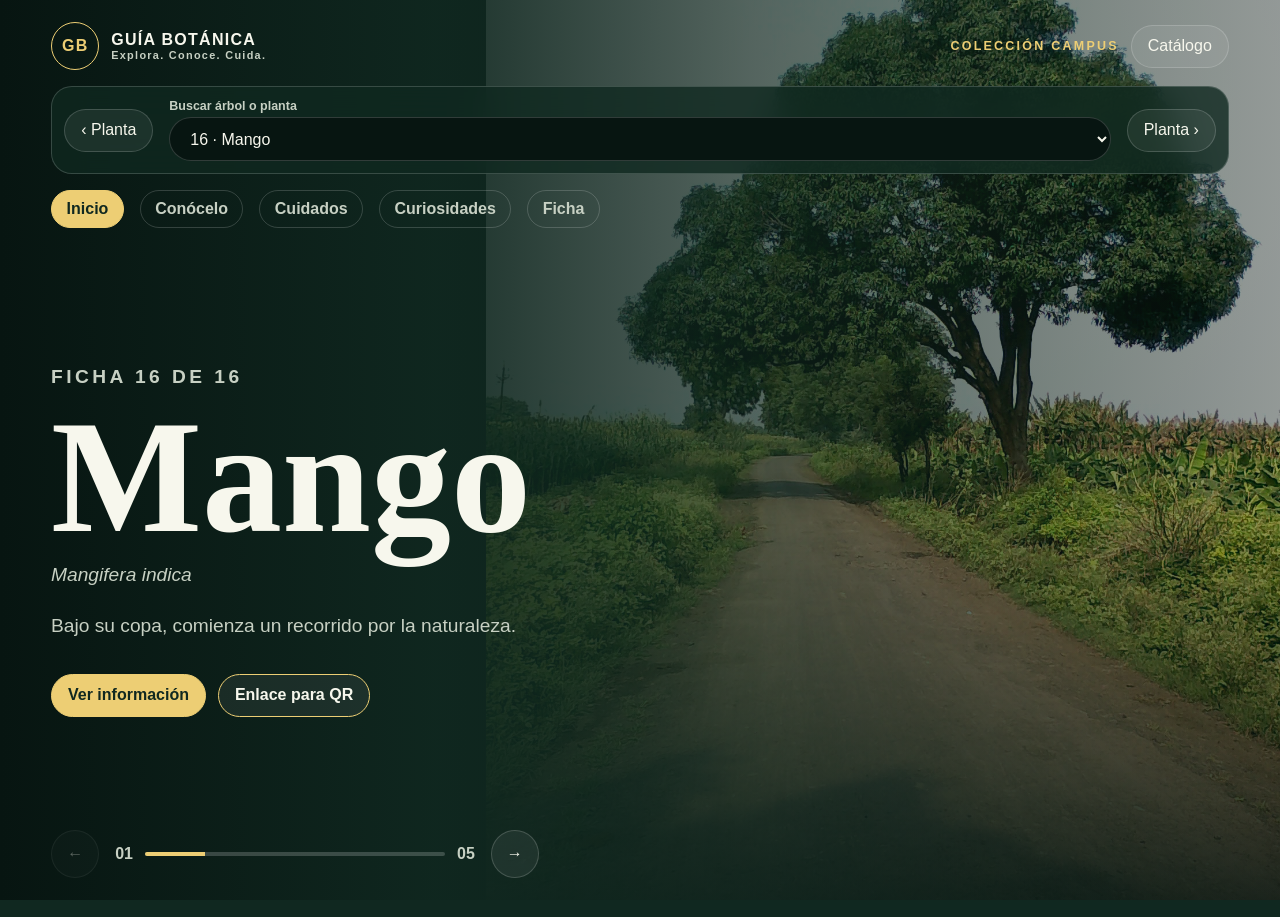
<file: index.html>
<!doctype html>
<html lang="es">
<head>
  <meta charset="UTF-8">
  <meta name="viewport" content="width=device-width, initial-scale=1">
  <meta name="theme-color" content="#102820">
  <meta name="description" content="Guía botánica interactiva para árboles y plantas del campus universitario.">
  <title>Guía arbolaria · Universidad</title>
  <link rel="icon" href="data:image/svg+xml,%3Csvg xmlns='http://www.w3.org/2000/svg' viewBox='0 0 32 32'%3E%3Crect width='32' height='32' rx='8' fill='%23102820'/%3E%3Cpath d='M9 23V9h4l3 7 3-7h4v14h-4v-8l-3 6-3-6v8z' fill='%23edce74'/%3E%3C/svg%3E">
  <link rel="stylesheet" href="style.css">
  <script src="plantas.js" defer></script>
  <script src="script.js" defer></script>
</head>
<body>
  <a class="skip" href="#contenido">Saltar al contenido</a>

  <div class="app" data-scene="0">
    <figure class="backdrop" aria-hidden="true">
      <img id="plant-image" src="imagenes/mango.jpg" alt="" width="1376" height="1760">
    </figure>

    <header class="topbar">
      <a class="brand" href="#mango/inicio" aria-label="Guía botánica, inicio">
        <span class="brand-mark">GB</span>
        <span>GUÍA BOTÁNICA<small>Explora. Conoce. Cuida.</small></span>
      </a>
      <div class="header-actions">
        <span class="edition">COLECCIÓN CAMPUS</span>
        <button class="ghost" id="open-catalog" type="button">Catálogo</button>
      </div>
    </header>

    <nav class="plant-nav" aria-label="Navegación entre plantas">
      <button type="button" id="previous-plant" aria-label="Planta anterior">‹ Planta</button>
      <label>
        <span>Buscar árbol o planta</span>
        <select id="plant-select"></select>
      </label>
      <button type="button" id="next-plant" aria-label="Planta siguiente">Planta ›</button>
    </nav>

    <nav class="chapters" aria-label="Secciones de la ficha">
      <a href="#inicio" data-scene="0">Inicio</a>
      <a href="#conocelo" data-scene="1">Conócelo</a>
      <a href="#cuidados" data-scene="2">Cuidados</a>
      <a href="#curiosidades" data-scene="3">Curiosidades</a>
      <a href="#ficha" data-scene="4">Ficha</a>
    </nav>

    <main id="contenido" tabindex="-1">
      <section class="scene hero active" data-key="inicio">
        <p class="eyebrow" id="plant-order">Ficha 01</p>
        <h1 id="plant-name">Mango</h1>
        <p class="subtitle"><em id="plant-scientific">Mangifera indica</em></p>
        <p class="lede" id="plant-intro"></p>
        <div class="hero-actions">
          <button class="cta" type="button" data-go="1">Ver información</button>
          <a class="cta secondary" id="qr-link" href="#mango/inicio">Enlace para QR</a>
        </div>
      </section>

      <section class="scene info" data-key="conocelo" hidden>
        <p class="eyebrow">CONÓCELO</p>
        <h2 id="section-title">Descripción</h2>
        <p id="plant-description"></p>
        <div class="cards" id="plant-traits"></div>
      </section>

      <section class="scene care" data-key="cuidados" hidden>
        <p class="eyebrow">CUIDADOS</p>
        <h2>Qué necesita</h2>
        <div class="cards" id="plant-care"></div>
      </section>

      <section class="scene facts" data-key="curiosidades" hidden>
        <p class="eyebrow">DATOS INTERESANTES</p>
        <h2>Para contar frente al árbol</h2>
        <div class="cards" id="plant-facts"></div>
      </section>

      <section class="scene sheet" data-key="ficha" hidden>
        <p class="eyebrow">FICHA BIOLÓGICA</p>
        <h2>Datos de identificación</h2>
        <dl class="fact-list">
          <div><dt>Nombre común</dt><dd id="sheet-common"></dd></div>
          <div><dt>Nombre científico</dt><dd id="sheet-scientific"></dd></div>
          <div><dt>Familia</dt><dd id="sheet-family"></dd></div>
          <div><dt>Tipo</dt><dd id="sheet-type"></dd></div>
          <div><dt>Estado</dt><dd id="sheet-status"></dd></div>
        </dl>
        <p class="note" id="sheet-note"></p>
        <details class="sources">
          <summary>Fuentes y referencias</summary>
          <ul id="sheet-sources"></ul>
        </details>
      </section>
    </main>

    <footer class="controls" aria-label="Controles de presentación">
      <button id="previous" type="button" aria-label="Sección anterior">←</button>
      <div class="progress-wrap">
        <span id="current">01</span><div class="progress"><span></span></div><span>05</span>
      </div>
      <button id="next" type="button" aria-label="Sección siguiente">→</button>
    </footer>
  </div>

  <dialog id="catalog-dialog">
    <form method="dialog" class="dialog-card">
      <button class="close" aria-label="Cerrar catálogo">×</button>
      <p class="eyebrow">ORDEN DE LA GUÍA</p>
      <h2>Catálogo de árboles y plantas</h2>
      <p>Este orden es el mismo que diste. Las fichas marcadas “por confirmar” necesitan foto o revisión en campo.</p>
      <ol id="catalog-list"></ol>
    </form>
  </dialog>

  <p id="announcement" class="sr-only" aria-live="polite"></p>
</body>
</html>
</file>
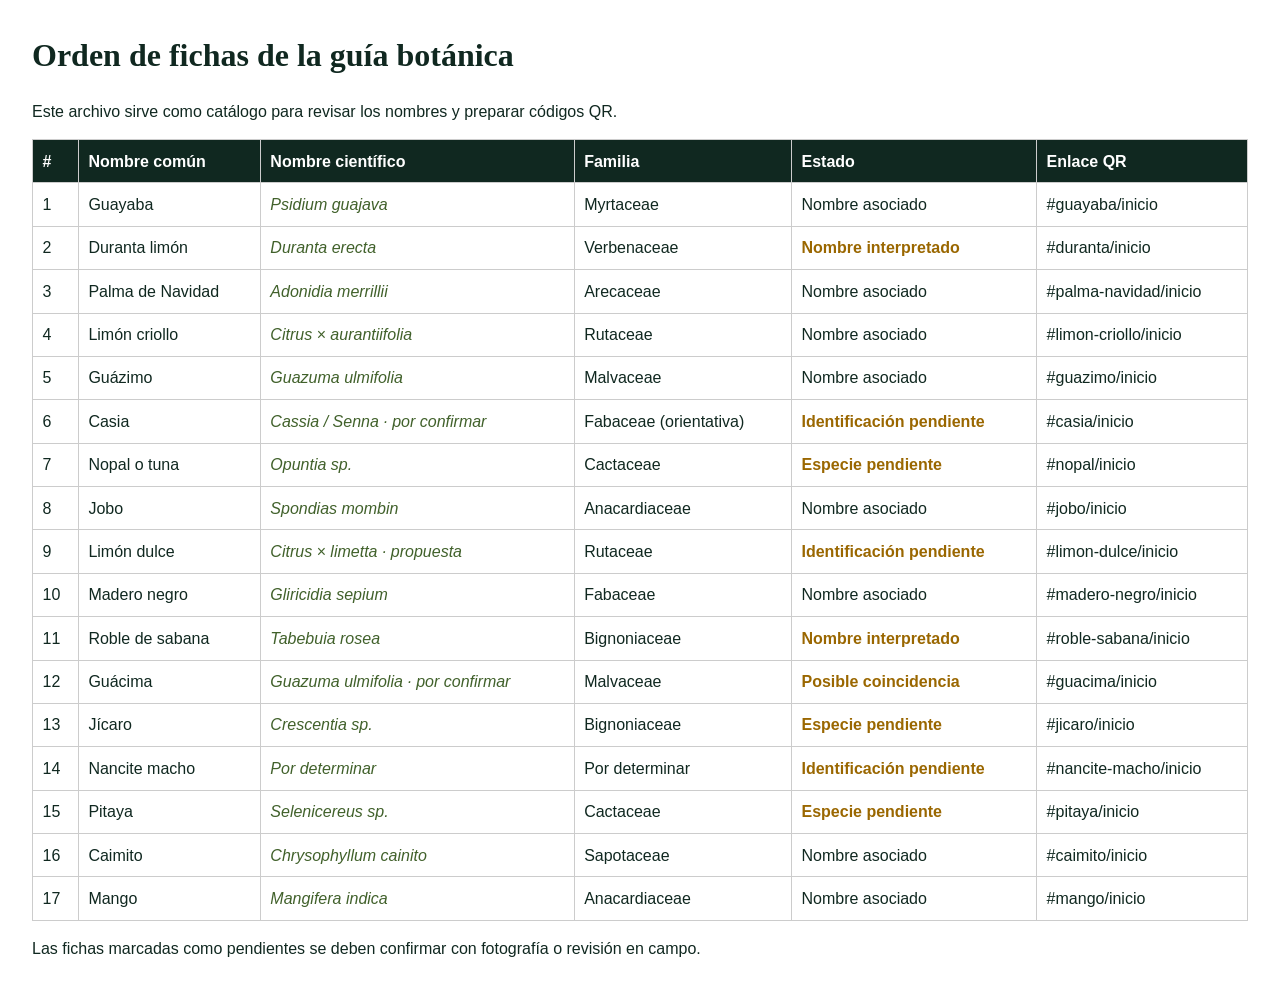
<file: catalogo-ordenado.html>
<!doctype html><html lang="es"><head><meta charset="UTF-8"><meta name="viewport" content="width=device-width,initial-scale=1"><title>Orden de fichas</title><style>body{font-family:Arial,sans-serif;line-height:1.45;margin:2rem;color:#102820}h1{font-family:Georgia,serif}table{border-collapse:collapse;width:100%}th,td{border:1px solid #ccc;padding:.6rem;text-align:left;vertical-align:top}th{background:#102820;color:white}em{color:#41612b}.pendiente{color:#9a6700;font-weight:bold}@media print{body{margin:1cm}a{color:inherit}}</style></head><body><h1>Orden de fichas de la guía botánica</h1><p>Este archivo sirve como catálogo para revisar los nombres y preparar códigos QR.</p><table><thead><tr><th>#</th><th>Nombre común</th><th>Nombre científico</th><th>Familia</th><th>Estado</th><th>Enlace QR</th></tr></thead><tbody><tr><td>1</td><td>Guayaba</td><td><em>Psidium guajava</em></td><td>Myrtaceae</td><td class="">Nombre asociado</td><td>#guayaba/inicio</td></tr><tr><td>2</td><td>Duranta limón</td><td><em>Duranta erecta</em></td><td>Verbenaceae</td><td class="pendiente">Nombre interpretado</td><td>#duranta/inicio</td></tr><tr><td>3</td><td>Palma de Navidad</td><td><em>Adonidia merrillii</em></td><td>Arecaceae</td><td class="">Nombre asociado</td><td>#palma-navidad/inicio</td></tr><tr><td>4</td><td>Limón criollo</td><td><em>Citrus × aurantiifolia</em></td><td>Rutaceae</td><td class="">Nombre asociado</td><td>#limon-criollo/inicio</td></tr><tr><td>5</td><td>Guázimo</td><td><em>Guazuma ulmifolia</em></td><td>Malvaceae</td><td class="">Nombre asociado</td><td>#guazimo/inicio</td></tr><tr><td>6</td><td>Casia</td><td><em>Cassia / Senna · por confirmar</em></td><td>Fabaceae (orientativa)</td><td class="pendiente">Identificación pendiente</td><td>#casia/inicio</td></tr><tr><td>7</td><td>Nopal o tuna</td><td><em>Opuntia sp.</em></td><td>Cactaceae</td><td class="pendiente">Especie pendiente</td><td>#nopal/inicio</td></tr><tr><td>8</td><td>Jobo</td><td><em>Spondias mombin</em></td><td>Anacardiaceae</td><td class="">Nombre asociado</td><td>#jobo/inicio</td></tr><tr><td>9</td><td>Limón dulce</td><td><em>Citrus × limetta · propuesta</em></td><td>Rutaceae</td><td class="pendiente">Identificación pendiente</td><td>#limon-dulce/inicio</td></tr><tr><td>10</td><td>Madero negro</td><td><em>Gliricidia sepium</em></td><td>Fabaceae</td><td class="">Nombre asociado</td><td>#madero-negro/inicio</td></tr><tr><td>11</td><td>Roble de sabana</td><td><em>Tabebuia rosea</em></td><td>Bignoniaceae</td><td class="pendiente">Nombre interpretado</td><td>#roble-sabana/inicio</td></tr><tr><td>12</td><td>Guácima</td><td><em>Guazuma ulmifolia · por confirmar</em></td><td>Malvaceae</td><td class="pendiente">Posible coincidencia</td><td>#guacima/inicio</td></tr><tr><td>13</td><td>Jícaro</td><td><em>Crescentia sp.</em></td><td>Bignoniaceae</td><td class="pendiente">Especie pendiente</td><td>#jicaro/inicio</td></tr><tr><td>14</td><td>Nancite macho</td><td><em>Por determinar</em></td><td>Por determinar</td><td class="pendiente">Identificación pendiente</td><td>#nancite-macho/inicio</td></tr><tr><td>15</td><td>Pitaya</td><td><em>Selenicereus sp.</em></td><td>Cactaceae</td><td class="pendiente">Especie pendiente</td><td>#pitaya/inicio</td></tr><tr><td>16</td><td>Caimito</td><td><em>Chrysophyllum cainito</em></td><td>Sapotaceae</td><td class="">Nombre asociado</td><td>#caimito/inicio</td></tr><tr><td>17</td><td>Mango</td><td><em>Mangifera indica</em></td><td>Anacardiaceae</td><td class="">Nombre asociado</td><td>#mango/inicio</td></tr></tbody></table><p>Las fichas marcadas como pendientes se deben confirmar con fotografía o revisión en campo.</p></body></html>
</file>
<file: style.css>
/* Guía botánica interactiva - archivos separados para GitHub. */
:root{--bg:#102820;--bg2:#071511;--text:#f7f7ed;--muted:#c7d0c3;--accent:#edce74;--accent2:#99c24d;--glass:#102820cc;--line:#ffffff2b;color-scheme:dark;font-family:Inter,Arial,Helvetica,sans-serif;font-size:16px}*{box-sizing:border-box}html{scroll-behavior:smooth}body{margin:0;background:var(--bg);color:var(--text)}button,a,select{font:inherit}button,a{color:inherit}button{cursor:pointer}button:disabled{opacity:.35;cursor:default}a{text-decoration:none}.skip{position:absolute;left:1rem;top:1rem;z-index:20;background:#fff;color:#102820;padding:.75rem 1rem;border-radius:999px;transform:translateY(-160%)}.skip:focus{transform:none}.app{min-height:100svh;display:grid;grid-template-rows:auto auto auto 1fr auto;gap:1rem;position:relative;isolation:isolate;overflow:hidden;padding:1.4rem clamp(1rem,4vw,4rem)}.backdrop{position:absolute;inset:0;margin:0;z-index:-2;background:radial-gradient(circle at 75% 15%,#4c6b3640,transparent 32%),var(--bg2);overflow:hidden}.backdrop img{position:absolute;right:0;top:0;width:min(62vw,980px);height:100%;object-fit:cover;object-position:center;opacity:.72;filter:saturate(1.05) contrast(1.05);transition:transform 900ms ease,opacity 500ms ease}.backdrop:after{content:"";position:absolute;inset:0;background:linear-gradient(90deg,#071511 0%,#102820ed 34%,#10282099 59%,#07151138 100%),linear-gradient(0deg,#071511d9 0%,transparent 42%)}.topbar,.plant-nav,.chapters,.controls{display:flex;align-items:center;justify-content:space-between;gap:1rem}.brand{display:flex;align-items:center;gap:.75rem;font-weight:900;letter-spacing:.08em}.brand small{display:block;font-weight:700;color:var(--muted);font-size:.68rem;letter-spacing:.12em}.brand-mark{display:grid;place-items:center;width:3rem;height:3rem;border:1px solid var(--accent);border-radius:50%;color:var(--accent)}.header-actions{display:flex;align-items:center;gap:.75rem;flex-wrap:wrap}.edition,.eyebrow{color:var(--accent);font-size:.78rem;font-weight:900;letter-spacing:.18em;text-transform:uppercase}.ghost,.plant-nav button,.controls button,.cta{border:1px solid var(--line);background:#ffffff10;border-radius:999px;padding:.72rem 1rem}.ghost:hover,.plant-nav button:hover,.controls button:hover,.cta:hover{border-color:var(--accent);background:#edce7420}.plant-nav{background:var(--glass);backdrop-filter:blur(18px);border:1px solid var(--line);border-radius:1.3rem;padding:.75rem}.plant-nav label{flex:1;display:grid;gap:.25rem}.plant-nav label span{color:var(--muted);font-size:.78rem;font-weight:700}select{width:100%;border:1px solid var(--line);border-radius:999px;background:#071511;color:var(--text);padding:.72rem 1rem}.chapters{justify-content:flex-start;flex-wrap:wrap}.chapters a{border:1px solid var(--line);border-radius:999px;padding:.55rem .9rem;color:var(--muted);font-weight:800}.chapters a[aria-current="page"],.chapters a:hover{color:#102820;background:var(--accent);border-color:var(--accent)}main{align-self:center;max-width:760px;width:100%;padding:clamp(1rem,4vw,3rem) 0}.scene{animation:slideIn .55s ease both}.scene[hidden]{display:none}.hero h1{font-family:Georgia,'Times New Roman',serif;font-size:clamp(4rem,13vw,10rem);line-height:.82;margin:.1em 0;text-wrap:balance}.subtitle{font-size:clamp(1.25rem,3vw,2rem);color:var(--accent);margin:.2rem 0 1rem}.lede,.scene p{font-size:clamp(1rem,1.8vw,1.2rem);line-height:1.65;color:var(--muted)}h2{font-family:Georgia,'Times New Roman',serif;font-size:clamp(2.2rem,6vw,4.8rem);line-height:.95;margin:.2rem 0 1rem}.hero-actions{display:flex;gap:.75rem;flex-wrap:wrap;margin-top:2rem}.cta{display:inline-flex;align-items:center;font-weight:900;background:var(--accent);color:#102820;border-color:var(--accent)}.cta.secondary{background:#ffffff10;color:var(--text)}.cards{display:grid;grid-template-columns:repeat(3,minmax(0,1fr));gap:1rem;margin-top:1.5rem}.card{min-height:150px;border:1px solid var(--line);border-radius:1.25rem;background:#071511bf;padding:1.1rem;backdrop-filter:blur(12px)}.card h3{margin:.15rem 0 .5rem;color:var(--accent);font-size:1.05rem}.card p{font-size:.96rem;margin:0}.fact-list{display:grid;grid-template-columns:repeat(2,minmax(0,1fr));gap:.8rem;margin:1.5rem 0}.fact-list div{border:1px solid var(--line);border-radius:1rem;background:#071511bf;padding:1rem}.fact-list dt{color:var(--accent);font-weight:900;font-size:.78rem;text-transform:uppercase;letter-spacing:.12em}.fact-list dd{margin:.35rem 0 0;color:var(--text);font-size:1.05rem}.note{border-left:4px solid var(--accent);padding-left:1rem}.sources{border:1px solid var(--line);border-radius:1rem;padding:1rem;background:#0715119c}.sources summary{cursor:pointer;font-weight:900;color:var(--accent)}.sources a{text-decoration:underline;text-underline-offset:.2em}.controls{align-self:end;justify-content:flex-start}.controls button{width:3rem;height:3rem;padding:0}.progress-wrap{display:flex;align-items:center;gap:.75rem;color:var(--muted);font-weight:900}.progress{width:min(34vw,300px);height:4px;background:#ffffff30;border-radius:999px;overflow:hidden}.progress span{display:block;height:100%;width:20%;background:var(--accent);transition:width .4s ease}.sr-only{position:absolute;width:1px;height:1px;overflow:hidden;clip:rect(0,0,0,0)}dialog{border:0;border-radius:1.5rem;padding:0;background:transparent;color:var(--text);max-width:min(760px,92vw)}dialog::backdrop{background:#000b;backdrop-filter:blur(5px)}.dialog-card{margin:0;background:#071511;border:1px solid var(--line);border-radius:1.5rem;padding:1.5rem;max-height:82vh;overflow:auto}.dialog-card .close{float:right;border:1px solid var(--line);background:#ffffff10;border-radius:50%;width:2.4rem;height:2.4rem;color:var(--text)}#catalog-list{display:grid;gap:.6rem;padding-left:1.4rem}#catalog-list a{display:block;border:1px solid var(--line);border-radius:.9rem;padding:.8rem;background:#ffffff0c}#catalog-list strong{color:var(--accent)}#catalog-list small{display:block;color:var(--muted);margin-top:.25rem}.pending-badge{display:inline-block;margin-left:.4rem;border:1px solid var(--accent);border-radius:999px;padding:.1rem .45rem;color:var(--accent);font-size:.72rem}@keyframes slideIn{from{opacity:0;transform:translateY(22px) scale(.985)}to{opacity:1;transform:none}}@media (max-width:820px){.app{overflow:auto}.topbar,.plant-nav,.controls{align-items:stretch}.topbar{flex-direction:column}.plant-nav{display:grid;grid-template-columns:1fr 1fr}.plant-nav label{grid-column:1/-1;grid-row:1}.backdrop img{width:100%;height:45%;opacity:.45}.backdrop:after{background:linear-gradient(180deg,#071511b3 0%,#102820e6 38%,#071511 100%)}.hero h1{font-size:clamp(3.3rem,22vw,7rem)}.cards,.fact-list{grid-template-columns:1fr}.chapters{overflow:auto;flex-wrap:nowrap;padding-bottom:.25rem}.chapters a{white-space:nowrap}}@media (prefers-reduced-motion:reduce){*,*:before,*:after{animation-duration:.01ms!important;transition-duration:.01ms!important;scroll-behavior:auto!important}}
</file>
